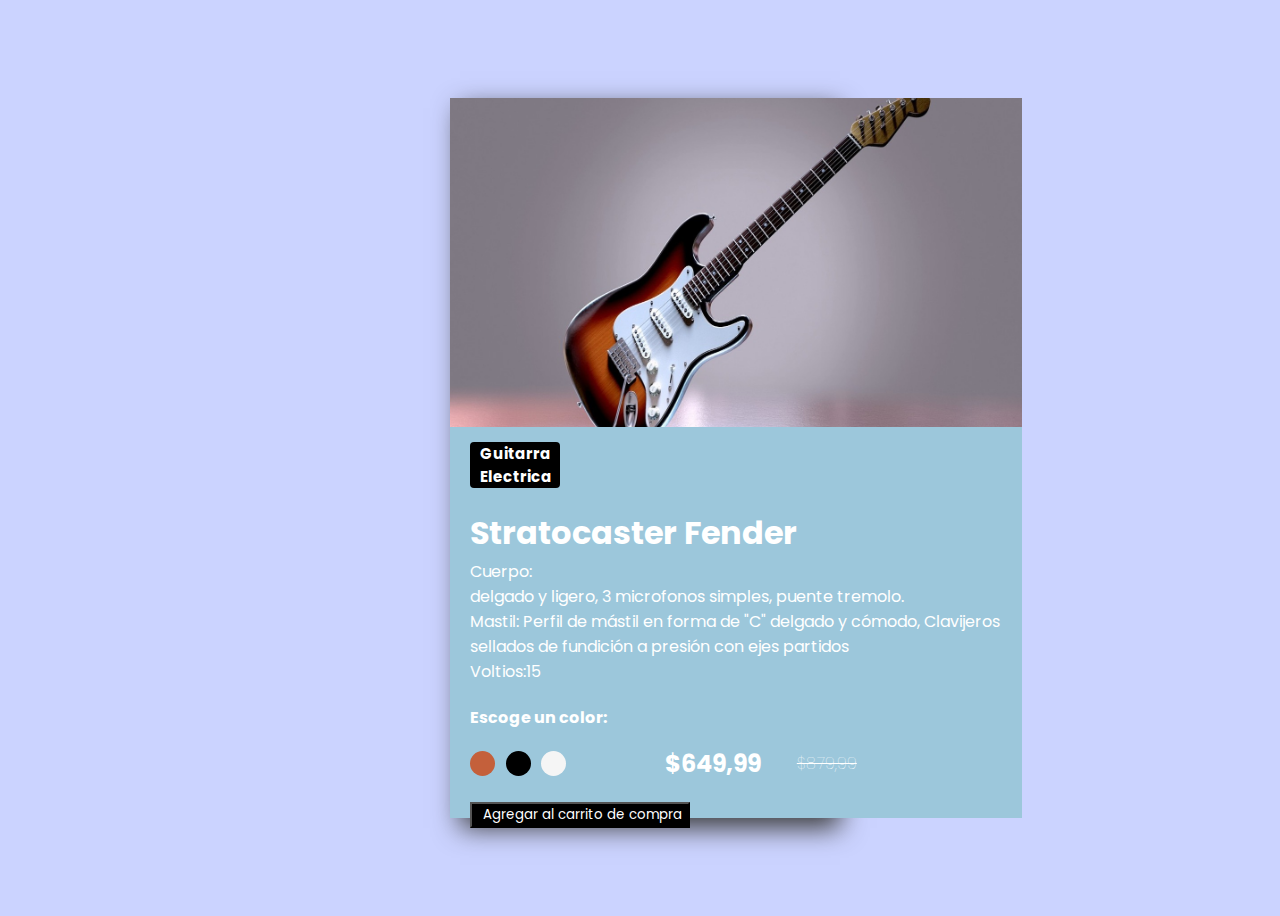
<file: project-cards-js/card.html>
<!DOCTYPE html>
<html lang="en">
<head>
    <meta charset="UTF-8">
    <meta name="viewport" content="width=device-width, initial-scale=1.0">
    <title>Producto</title>
    <link rel="preconnect" href="https://fonts.googleapis.com">
    <link rel="preconnect" href="https://fonts.gstatic.com" crossorigin>
    <link href="https://fonts.googleapis.com/css2?family=Poppins:ital,wght@0,100;0,200;0,300;0,400;0,500;0,600;0,700;0,800;0,900;1,100;1,200;1,300;1,400;1,500;1,600;1,700;1,800;1,900&display=swap" rel="stylesheet">

    <link rel="stylesheet" href="css/style.css">
</head>
<body>
    <div class="card-container">
        <div class="img-container">
            <!--img src="img/guitarraRoja.jpg" alt="guitarra roja">
            <img src="img/stratocaster.jpg" alt="guitarra-stratocaster">
            <img src="img/guitarrista.jpg" alt="guitarra blanca">-->
            
        </div>
        <div class="card-description">
            <h3 class="tag"> Guitarra Electrica</h3>
            <h1 class="title"> Stratocaster Fender </h1>
            <p class="card-details">
                <span class="GuitarBody">
                    <span style = "font-size: 1em; color:black">
                        <i class="fa-solid fa-card"></i>
                    </span>
                    Cuerpo: <br> 
                    delgado y ligero, 
                    3 microfonos simples,
                    puente tremolo. <br>
                    
                    
                <span class = "GuitarNeck">
                    <span style="font-size: 1em; color:black">
                        <i class="fa-solid fa-gas-pump"></i>

                    </span>
                    Mastil:
                    Perfil de mástil en forma de "C" delgado y cómodo,
                    Clavijeros sellados de fundición a presión con ejes partidos <br>
            
                    </span>
                <span class = "energy">
                    <span style="font-size: 1em; color:black">
                        <i class="fa-solid fa-gas-pump"></i>

                    </span>
                        Voltios:15 <br>
                <span class="stars">
                    <i class="fa-solid fa-star"></i>
                    <i class="fa-solid fa-star"></i>
                    <i class="fa-solid fa-star"></i>
                    <i class="fa-solid fa-star"></i>
                    <i class="fa-solid fa-star"></i>
                </span>
                </span>
            </p>
            <p>
                <h4>Escoge un color:</h4>
            </p>
            <div class="color-price">
                <div class="colors">
                    <span class="sunburst"></span>
                    <span class="black"></span>
                    <span class="white"></span>
                </div>
                <div class="pricing">
                    <h2 class="new-price">$649,99</h2>
                    <h4 class="old-price"><s>$879,99</s></h4>
                </div>
            </div>
            <button id="button">
                <span style="font-size: 1em; color: white">
                    <i class="fa-solid fa-cart-shopping"></i>
                </span>
                <span class="button-text">Agregar al carrito de compra</span>
            </button>
            <button class="feedback">
                <span id="white-button">
                    Has agregado tu producto
                </span>
            </button>
        </div>

    </div>
  <script src="js/card.js"></script>
</body>

</html>
</file>
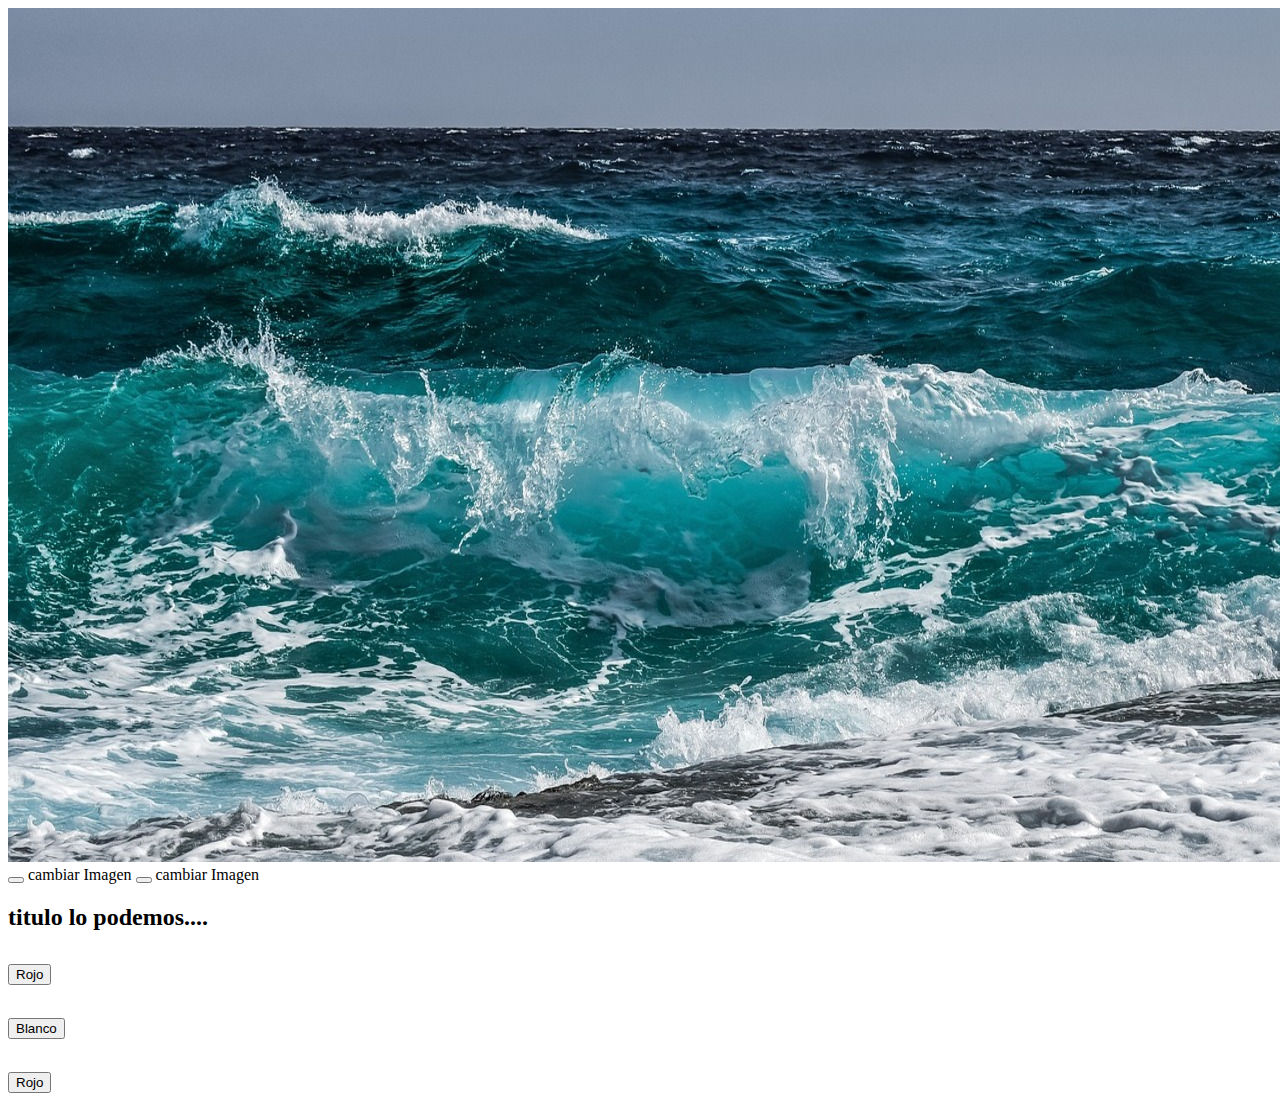
<file: slider/eventos.html>
<!DOCTYPE html>
<html lang="en">

<head>
    <meta charset="UTF-8">
    <meta name="viewport" content="width=device-width, initial-scale=1.0">
    <title>Document</title>
</head>

<body>


    <div>

        <img id="img" src="img/waves.jpg" alt="rubis">

    </div>

    <button onclick="cambiarimagen"></button>
    cambiar Imagen

    <button onclick="cambiarimagen2"></button>
    cambiar Imagen
    <main>


        <section>
            <h2 id="h2" onclick="CambiarTitulo(this),cambiarcolortitulo(),cambiartamañotitulo()">
                titulo lo podemos....
                <br>
                <br>

                <button onclick="cambiarRed()">
                    Rojo

                </button>
                <br>
                <br>

                <button onclick="cambiarwhite()">
                    Blanco
                </button>
                <br>
                <br>

                <button onclick="cambiarpurple()">
                    Rojo
                </button>
            </h2>
        </section>
    </main>

</body>

<script>

    function CambiarTitulo(titulo) {

        titulo.innerHTML = 'cambiar'
    }

    function cambiarcolortitulo(titulo) {
        document.getElementById("h2").style.color = 'blue'

    }

    function cambiartamañotitulo(titulo) {
        document.getElementById("h2").style.fontSize = '34px'

    }

    function cambiarRed() {
        document.getElementById("fondo").style.backgroundColor = "red"



    }

    function cambiarwhite() {

        document.getElementById("fondo").style.backgroundColor = "white"

    }

    function cambiarpurple() {

        document.getElementById("fondo").style.backgroundColor = "purple"

    }

    function cambiarimagen() {

        document.getElementById("img").src = "img/rubis.jpg"
    }


    function cambiarimagen2() {

        document.getElementById("img").src = "img/miguel.jpg"
    }


</script>

</html>
</file>
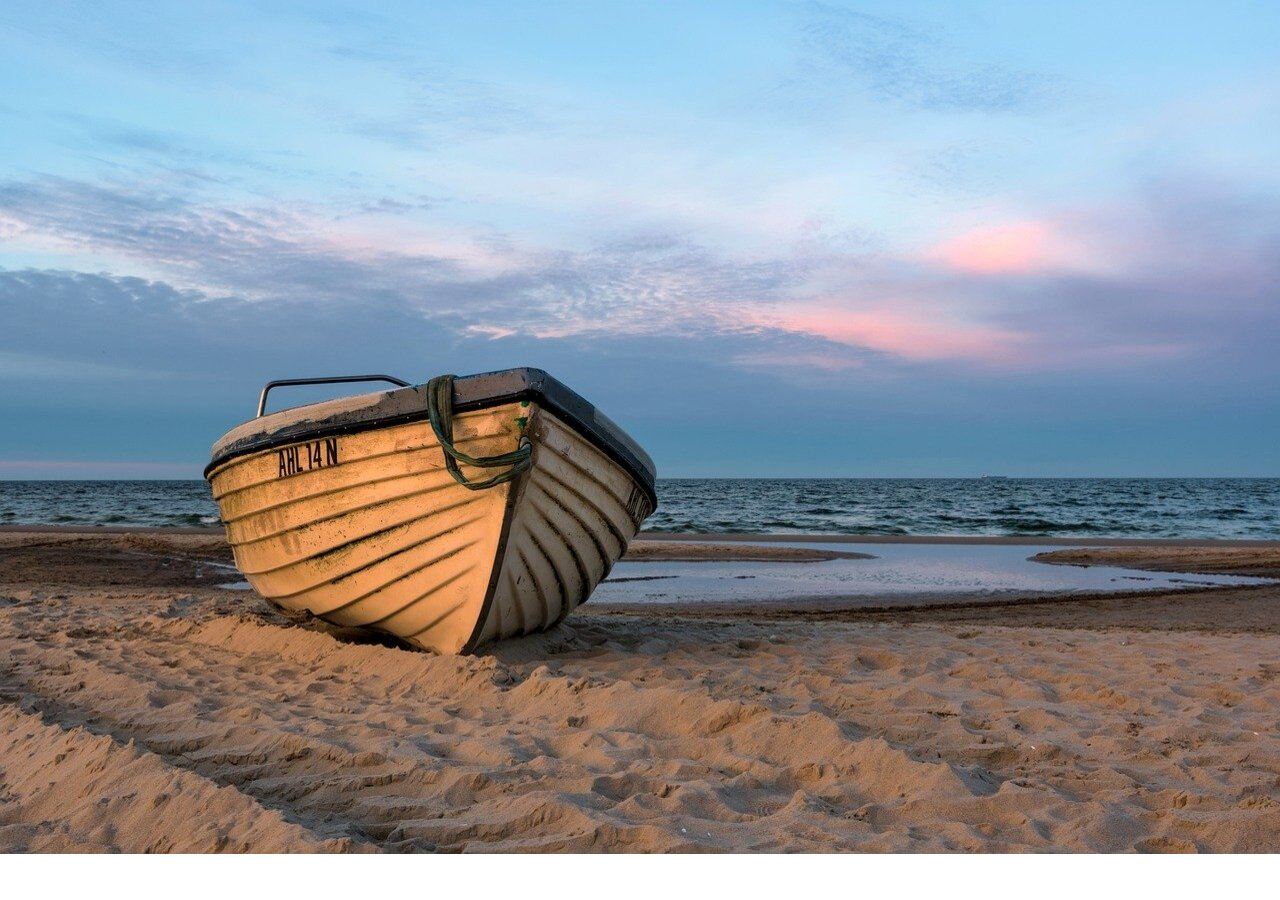
<file: slider/slider.html>
<!DOCTYPE html>
<html lang="en">

<head>
    <meta charset="UTF-8">
    <meta name="viewport" content="width=device-width, initial-scale=1.0">
    <link rel="stylesheet" href="css/slider.css">
    <title>slider manager</title>
</head>

<body>
    <div class="slaider-container">

        <div class="slider">

            <img src="img2/boat.jpg" alt="ga">
            <img src="img2/lighthouse.jpg" alt="lli">
            <img src="img2/ocean.jpg" alt="na">
            <img src="img2/sea.jpg" alt="cu">
            <img src="img2/tree.jpg" alt="lea">



        </div>
        <script src="js/slider.js"></script>

    </div>
</body>

</html>
</file>
<file: project-cards-js/css/style.css>
*{
    font-family: "Poppins", sans-serif;
}
body{

    height: 100vh;
    display: flex;
    justify-content: center;
    align-items: center;
    overflow-y: hidden;
    background-color: #CBD3FF;

}
.tag{
    font-size: 15px;
    background-color: black;
    border-radius: 4px;
    width: 5rem;
    display: flex;
    justify-content: center;
    color: #fff;
    padding-left: 10px;
}
.title{

    font-size: 2rem;
    font-weight: 700;
}
.card-container{
    background-color: #fff;
    display: grid;
    grid-template-rows: 55% 45%; 
    height: 80%;
    width: 30%;
    box-shadow: 10px 10px 25px 0px #3c3c3c;

}
.img-container{
    background-image: url("../img/guitarraRoja.jpg");
    background-position: center;
    background-repeat: no-repeat;
    background-size: cover;
    padding: 40px 62px;
    width: 28rem;
    height: 70%;
}
.card-description{
    background-color: #9CC7DB;
    color: #fff;
    padding-left: 20px;
    margin-top: -67px;
}

.card-details{
    display: flex;
    flex-direction: column;
    margin-top: -20px;
}
.img-container img{
    width: 28rem;
}
.stars{
    color: yellow;
    font-size: 1em;
}
.color-price{
    display: flex;
    align-items: center;
    width: 70%;
    justify-content: space-between;
    margin-top: -25px;
}
.colors{
    display: flex;
    width: 6rem;
    justify-content: space-between;
    cursor: pointer;
}
.sunburst{
    background:  #C4603B;
    width: 25px;
    height: 25px;
    border-radius: 50%;
}
.black{
    background: black;
    width: 25px;
    height: 25px;
    border-radius: 50%;
}
.white{
    background: whitesmoke;
    width: 25px;
    height: 25px;
    border-radius: 50%;
}
.pricing{
    display: flex;
    width: 12rem;
    justify-content: space-between;
    align-items: center;
}
.old-price{
    font-weight: 100;
}
button{
    cursor: pointer;
}
#button{

    background-color: #000;
}
button white-button{

    background-color: #fff;
}
.button-text{
    color:#fff;
    margin-left: 5px;
}

.feedback{
    display: none;
    padding: 10px 25px;
    border: none;
    border-radius: 5px;
}
</file>
<file: slider/css/slider.css>
body {

    margin: 0;
    padding: 0;

}

.slider-container {

    width: 80%;
    margin: auto;
    overflow: hidden;
}

.slider {

    display: flex;
    transition: transform 0.5s ease-in-out;
}


.slider img {

    width: 100%;
    height: auto;
}
</file>
